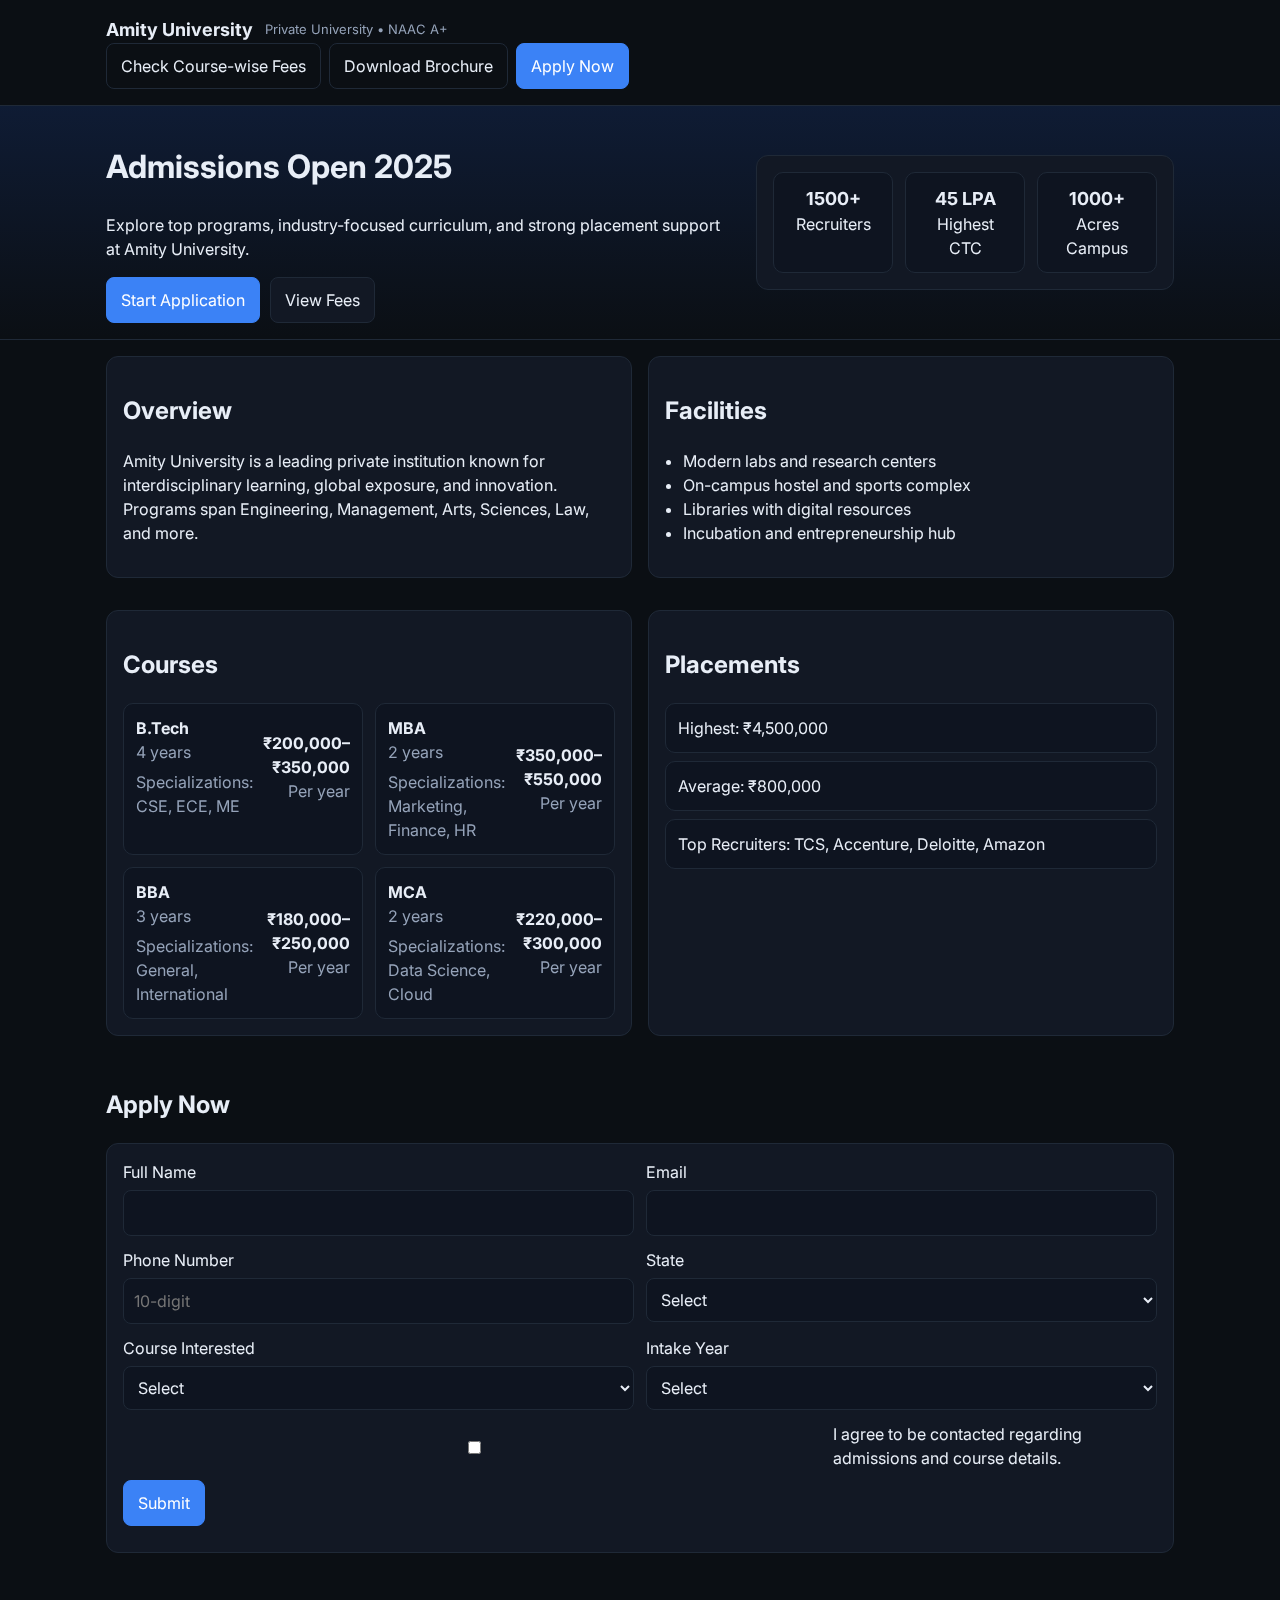
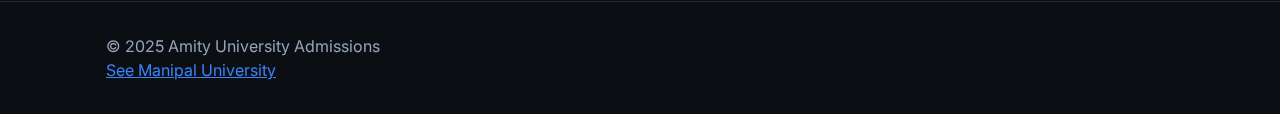
<file: index.html>
<!DOCTYPE html>
<html lang="en">
<head>
  <meta charset="UTF-8">
  <meta name="viewport" content="width=device-width, initial-scale=1">
  <title>Amity University – Admissions 2025</title>
  <link rel="preconnect" href="https://fonts.googleapis.com">
  <link rel="preconnect" href="https://fonts.gstatic.com" crossorigin>
  <link href="https://fonts.googleapis.com/css2?family=Inter:wght@400;600;700&display=swap" rel="stylesheet">
  <link rel="stylesheet" href="styles.css">
</head>
<body data-university="amity">
  <header class="header">
    <div class="container">
      <div class="brand">
        <div class="logo">Amity University</div>
        <div class="tag">Private University • NAAC A+</div>
      </div>
      <nav class="actions">
        <a class="btn outline" id="feesBtn">Check Course-wise Fees</a>
        <a class="btn outline" href="https://www.w3.org/WAI/ER/tests/xhtml/testfiles/resources/pdf/dummy.pdf" target="_blank" rel="noopener">Download Brochure</a>
        <a class="btn primary" href="#lead">Apply Now</a>
      </nav>
    </div>
  </header>

  <main class="main">
    <section class="hero">
      <div class="container hero-grid">
        <div>
          <h1>Admissions Open 2025</h1>
          <p>Explore top programs, industry-focused curriculum, and strong placement support at Amity University.</p>
          <div class="cta-row">
            <a class="btn primary" href="#lead">Start Application</a>
            <a class="btn" id="feesBtn2">View Fees</a>
          </div>
        </div>
        <div class="hero-card">
          <ul class="stats">
            <li><span>1500+</span> Recruiters</li>
            <li><span>45 LPA</span> Highest CTC</li>
            <li><span>1000+</span> Acres Campus</li>
          </ul>
        </div>
      </div>
    </section>

    <section class="container grid-2">
      <div class="panel">
        <h2>Overview</h2>
        <p>Amity University is a leading private institution known for interdisciplinary learning, global exposure, and innovation. Programs span Engineering, Management, Arts, Sciences, Law, and more.</p>
      </div>
      <div class="panel">
        <h2>Facilities</h2>
        <ul class="list">
          <li>Modern labs and research centers</li>
          <li>On-campus hostel and sports complex</li>
          <li>Libraries with digital resources</li>
          <li>Incubation and entrepreneurship hub</li>
        </ul>
      </div>
    </section>

    <section class="container grid-2">
      <div class="panel">
        <h2>Courses</h2>
        <div id="coursesList" class="cards"></div>
      </div>
      <div class="panel">
        <h2>Placements</h2>
        <div id="placements" class="placements"></div>
      </div>
    </section>

    <section id="lead" class="lead container">
      <h2>Apply Now</h2>
      <form id="leadForm" class="form">
        <div class="form-row">
          <label>Full Name
            <input type="text" name="fullName" required>
          </label>
          <label>Email
            <input type="email" name="email" required>
          </label>
        </div>
        <div class="form-row">
          <label>Phone Number
            <input type="tel" name="phone" pattern="[6-9][0-9]{9}" maxlength="10" placeholder="10-digit" required>
          </label>
          <label>State
            <select name="state" required>
              <option value="">Select</option>
              <option>Delhi</option>
              <option>Maharashtra</option>
              <option>Karnataka</option>
              <option>Uttar Pradesh</option>
              <option>Tamil Nadu</option>
              <option>Gujarat</option>
            </select>
          </label>
        </div>
        <div class="form-row">
          <label>Course Interested
            <select name="course" id="courseSelect" required></select>
          </label>
          <label>Intake Year
            <select name="intakeYear" required>
              <option value="">Select</option>
              <option>2025</option>
              <option>2026</option>
            </select>
          </label>
        </div>
        <label class="consent">
          <input type="checkbox" name="consent" required>
          I agree to be contacted regarding admissions and course details.
        </label>
        <button type="submit" class="btn primary">Submit</button>
        <div id="formMsg" class="form-msg" role="alert"></div>
      </form>
    </section>
  </main>

  <div id="feesModal" class="modal" aria-hidden="true">
    <div class="modal-content">
      <button class="close" id="closeModal">✕</button>
      <h3>Course-wise Fees</h3>
      <div id="feesContent" class="fees"></div>
    </div>
  </div>

  <footer class="footer">
    <div class="container">
      <div>© 2025 Amity University Admissions</div>
      <div>
        <a href="lp2.html" class="link">See Manipal University</a>
      </div>
    </div>
  </footer>

  <script src="config.js"></script>
  <script src="app.js"></script>
</body>
</html>
</file>
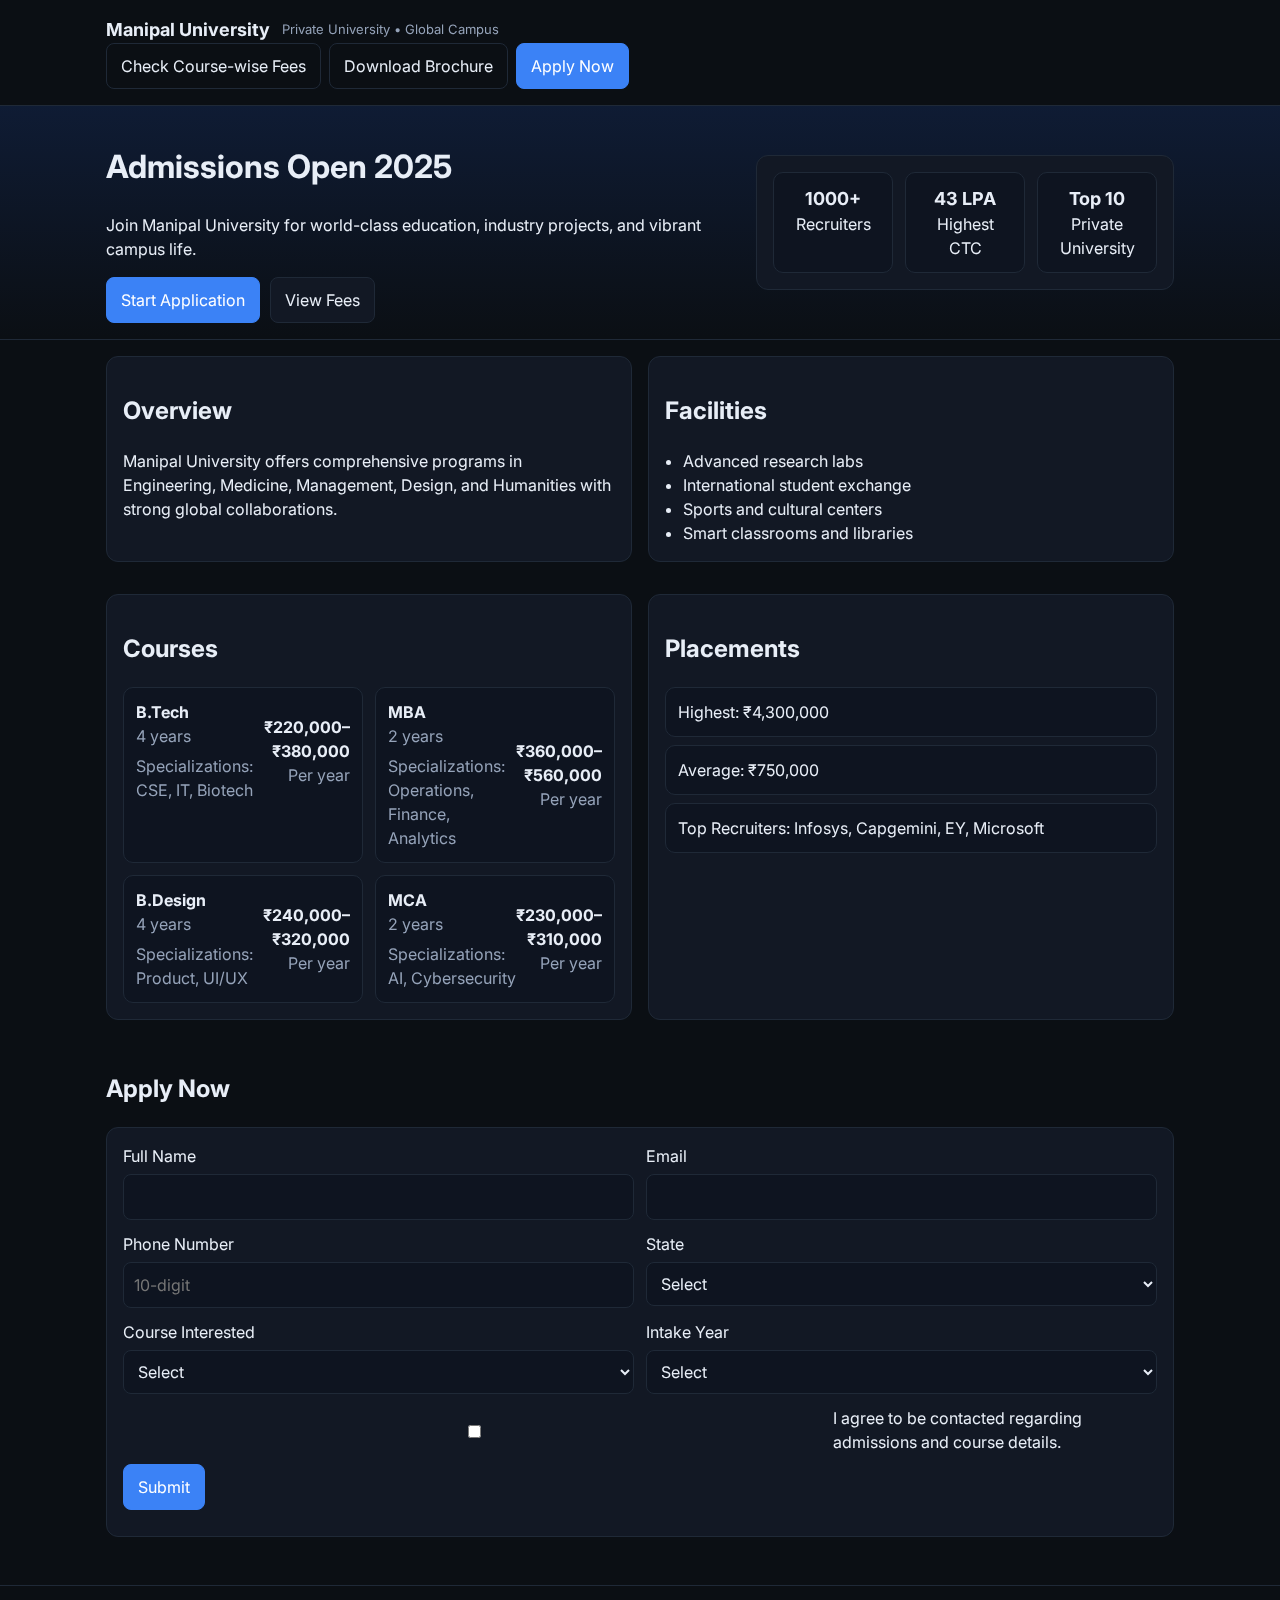
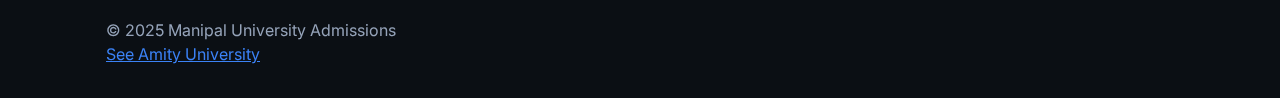
<file: lp2.html>
<!DOCTYPE html>
<html lang="en">
<head>
  <meta charset="UTF-8">
  <meta name="viewport" content="width=device-width, initial-scale=1">
  <title>Manipal University – Admissions 2025</title>
  <link rel="preconnect" href="https://fonts.googleapis.com">
  <link rel="preconnect" href="https://fonts.gstatic.com" crossorigin>
  <link href="https://fonts.googleapis.com/css2?family=Inter:wght@400;600;700&display=swap" rel="stylesheet">
  <link rel="stylesheet" href="styles.css">
</head>
<body data-university="manipal">
  <header class="header">
    <div class="container">
      <div class="brand">
        <div class="logo">Manipal University</div>
        <div class="tag">Private University • Global Campus</div>
      </div>
      <nav class="actions">
        <a class="btn outline" id="feesBtn">Check Course-wise Fees</a>
        <a class="btn outline" href="https://www.w3.org/WAI/ER/tests/xhtml/testfiles/resources/pdf/dummy.pdf" target="_blank" rel="noopener">Download Brochure</a>
        <a class="btn primary" href="#lead">Apply Now</a>
      </nav>
    </div>
  </header>

  <main class="main">
    <section class="hero">
      <div class="container hero-grid">
        <div>
          <h1>Admissions Open 2025</h1>
          <p>Join Manipal University for world-class education, industry projects, and vibrant campus life.</p>
          <div class="cta-row">
            <a class="btn primary" href="#lead">Start Application</a>
            <a class="btn" id="feesBtn2">View Fees</a>
          </div>
        </div>
        <div class="hero-card">
          <ul class="stats">
            <li><span>1000+</span> Recruiters</li>
            <li><span>43 LPA</span> Highest CTC</li>
            <li><span>Top 10</span> Private University</li>
          </ul>
        </div>
      </div>
    </section>

    <section class="container grid-2">
      <div class="panel">
        <h2>Overview</h2>
        <p>Manipal University offers comprehensive programs in Engineering, Medicine, Management, Design, and Humanities with strong global collaborations.</p>
      </div>
      <div class="panel">
        <h2>Facilities</h2>
        <ul class="list">
          <li>Advanced research labs</li>
          <li>International student exchange</li>
          <li>Sports and cultural centers</li>
          <li>Smart classrooms and libraries</li>
        </ul>
      </div>
    </section>

    <section class="container grid-2">
      <div class="panel">
        <h2>Courses</h2>
        <div id="coursesList" class="cards"></div>
      </div>
      <div class="panel">
        <h2>Placements</h2>
        <div id="placements" class="placements"></div>
      </div>
    </section>

    <section id="lead" class="lead container">
      <h2>Apply Now</h2>
      <form id="leadForm" class="form">
        <div class="form-row">
          <label>Full Name
            <input type="text" name="fullName" required>
          </label>
          <label>Email
            <input type="email" name="email" required>
          </label>
        </div>
        <div class="form-row">
          <label>Phone Number
            <input type="tel" name="phone" pattern="[6-9][0-9]{9}" maxlength="10" placeholder="10-digit" required>
          </label>
          <label>State
            <select name="state" required>
              <option value="">Select</option>
              <option>Delhi</option>
              <option>Maharashtra</option>
              <option>Karnataka</option>
              <option>Uttar Pradesh</option>
              <option>Tamil Nadu</option>
              <option>Gujarat</option>
            </select>
          </label>
        </div>
        <div class="form-row">
          <label>Course Interested
            <select name="course" id="courseSelect" required></select>
          </label>
          <label>Intake Year
            <select name="intakeYear" required>
              <option value="">Select</option>
              <option>2025</option>
              <option>2026</option>
            </select>
          </label>
        </div>
        <label class="consent">
          <input type="checkbox" name="consent" required>
          I agree to be contacted regarding admissions and course details.
        </label>
        <button type="submit" class="btn primary">Submit</button>
        <div id="formMsg" class="form-msg" role="alert"></div>
      </form>
    </section>
  </main>

  <div id="feesModal" class="modal" aria-hidden="true">
    <div class="modal-content">
      <button class="close" id="closeModal">✕</button>
      <h3>Course-wise Fees</h3>
      <div id="feesContent" class="fees"></div>
    </div>
  </div>

  <footer class="footer">
    <div class="container">
      <div>© 2025 Manipal University Admissions</div>
      <div>
        <a href="index.html" class="link">See Amity University</a>
      </div>
    </div>
  </footer>

  <script src="config.js"></script>
  <script src="app.js"></script>
</body>
</html>
</file>
<file: styles.css>
:root{--bg:#0b0f14;--card:#121824;--muted:#95a3b9;--text:#e8eef7;--primary:#3b82f6;--primary-600:#2563eb;--border:#1f2937;--success:#16a34a;--error:#dc2626}
*{box-sizing:border-box}
html,body{margin:0;padding:0;background:var(--bg);color:var(--text);font-family:Inter,system-ui,-apple-system,Segoe UI,Roboto;line-height:1.5}
.container{max-width:1100px;margin:0 auto;padding:16px}
.header{position:sticky;top:0;background:rgba(11,15,20,.8);backdrop-filter:saturate(1.2) blur(8px);border-bottom:1px solid var(--border);z-index:10}
.brand{display:flex;gap:12px;align-items:center}
.logo{font-weight:700;font-size:18px}
.tag{color:var(--muted);font-size:13px}
.actions{display:flex;gap:8px}
.btn{display:inline-block;padding:10px 14px;border-radius:8px;border:1px solid var(--border);background:var(--card);color:var(--text);text-decoration:none}
.btn:hover{border-color:#334155}
.btn.primary{background:var(--primary);border-color:var(--primary);color:#fff}
.btn.primary:hover{background:var(--primary-600);border-color:var(--primary-600)}
.btn.outline{background:transparent}
.main{padding-bottom:32px}
.hero{border-bottom:1px solid var(--border);background:linear-gradient(180deg,rgba(37,99,235,.15),transparent)}
.hero-grid{display:grid;grid-template-columns:1.2fr .8fr;gap:24px;align-items:center}
.hero-card{background:var(--card);border:1px solid var(--border);border-radius:12px;padding:16px}
.cta-row{display:flex;gap:10px;margin-top:12px}
.stats{list-style:none;margin:0;padding:0;display:grid;grid-template-columns:repeat(3,1fr);gap:12px}
.stats li{background:#0e1420;border:1px solid var(--border);border-radius:10px;padding:12px;text-align:center}
.stats span{display:block;font-weight:700;font-size:18px}
.grid-2{display:grid;grid-template-columns:repeat(2,1fr);gap:16px}
.panel{background:var(--card);border:1px solid var(--border);border-radius:12px;padding:16px}
.list{margin:0;padding-left:18px}
.cards{display:grid;grid-template-columns:repeat(2,1fr);gap:12px}
.card{background:#0e1420;border:1px solid var(--border);border-radius:10px;padding:12px}
.placements{display:grid;grid-template-columns:1fr;gap:8px}
.lead .form{background:var(--card);border:1px solid var(--border);border-radius:12px;padding:16px}
.form-row{display:grid;grid-template-columns:repeat(2,1fr);gap:12px;margin-bottom:12px}
input,select,button{font:inherit}
input,select{width:100%;margin-top:6px;padding:10px;border-radius:8px;border:1px solid var(--border);background:#0e1420;color:var(--text)}
label{display:block}
.consent{display:flex;align-items:center;gap:8px;margin:10px 0}
.form-msg{margin-top:10px;font-weight:600}
.form-msg.success{color:var(--success)}
.form-msg.error{color:var(--error)}
.modal{position:fixed;inset:0;display:none;align-items:center;justify-content:center;background:rgba(0,0,0,.6)}
.modal.show{display:flex}
.modal-content{background:var(--card);border:1px solid var(--border);border-radius:12px;max-width:640px;width:92%;padding:16px;position:relative}
.modal .close{position:absolute;top:8px;right:8px;background:#0e1420;border:1px solid var(--border);border-radius:8px;padding:6px 10px;color:var(--text)}
.fees{display:grid;grid-template-columns:1fr;gap:8px}
.fee-item{display:flex;align-items:center;justify-content:space-between;border:1px solid var(--border);border-radius:10px;padding:10px;background:#0e1420}
.footer{border-top:1px solid var(--border);padding:16px;color:var(--muted)}
.link{color:var(--primary)}
@media(max-width:900px){.hero-grid{grid-template-columns:1fr}.grid-2{grid-template-columns:1fr}.cards{grid-template-columns:1fr}.form-row{grid-template-columns:1fr}}
</file>
